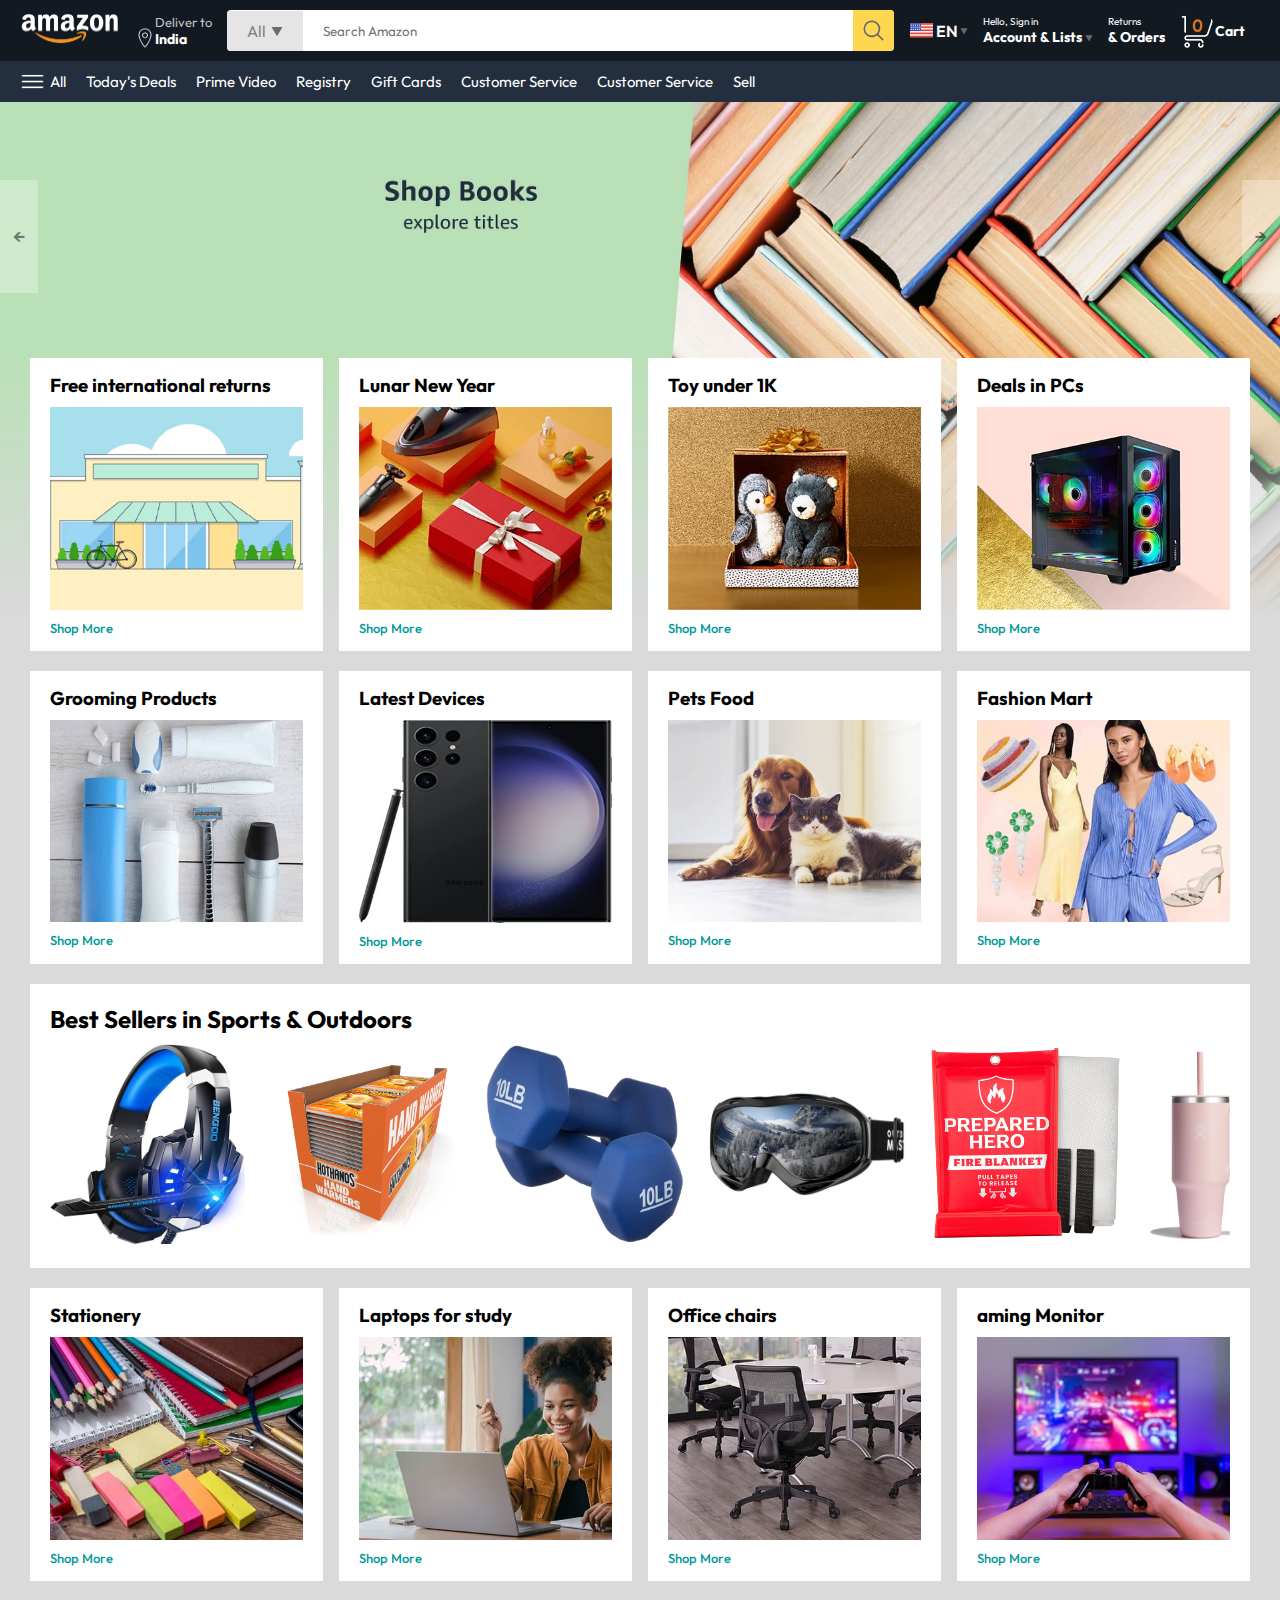
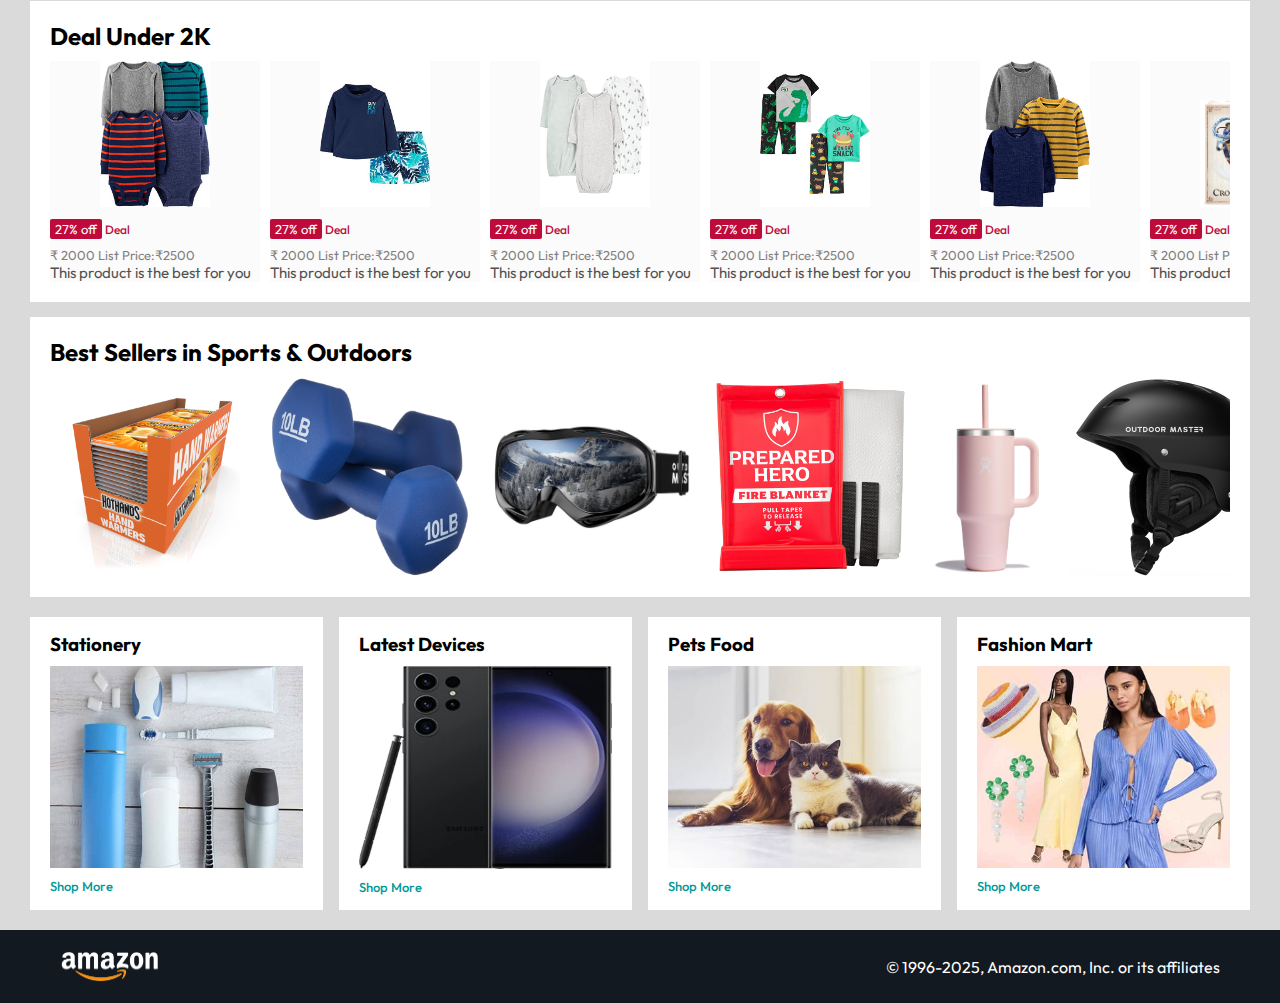
<file: index.html>
<!DOCTYPE html>
<html lang="en">
  <head>
    <meta charset="UTF-8" />
    <meta name="viewport" content="width=device-width, initial-scale=1.0" />
    <title>Amazon Clone by Jaigum</title>
    <link rel="stylesheet" href="style.css" />
  </head>
  <body>
    <nav>
      <a href="/Amazon-Clone/"> 
        <img src="./assets/amazon_logo.png" width="100" alt="" />
      </a>
      <div class="nav-country">
        <img src="./assets/location_icon.png" height="20" />
        <div>
          <p>Deliver to</p>
          <h1>India</h1>
        </div>
      </div>
      <div class="nav-search">
        <div class="nav-search-category">
          <p>All</p>
          <img src="./assets/dropdown_icon.png" alt="" height="12" />
        </div>
        <input
          type="text"
          class="nav-search-input"
          placeholder="Search Amazon"
        />
        <img src="./assets/search_icon.png" class="nav-search-icon" />
      </div>
      <div class="nav-language">
        <img src="./assets/us_flag.png" width="25px" />
        <p>EN</p>
        <img src="./assets/dropdown_icon.png" width="8px" />
      </div>
      <div class="nav-text">
        <a href="./signin.html">
          <p>Hello, Sign in</p>
          <h1>
            Account & Lists
            <img src="./assets/dropdown_icon.png" width="8px" alt="" />
          </h1>
        </a>
      </div>
      <div class="nav-text">
        <p>Returns</p>
        <h1>& Orders</h1>
      </div>
      <a href="./signin.html" class="mobile-user-icon" style="display: none;"><img src="./assets/user.png" alt=""></a>
      <a class="nav-cart" href="./cart.html">
        <img src="./assets/cart_icon.png" width="35px" alt="" />
        <h1>Cart</h1>
      </a>
    </nav>

    <div class="nav-bottom">
      <div>
        <img src="./assets/menu_icon.png" width="25px" alt="" />
        <p>All</p>
      </div>
      <p>Today's Deals</p>
      <p>Prime Video</p>
      <p>Registry</p>
      <p>Gift Cards</p>
      <p>Customer Service</p>
      <p>Customer Service</p>
      <p>Sell</p>
    </div>

    <div class="header-slider">
      <a href="#" class="control_prev">&larr;</a>
      <a href="#" class="control_next">&rarr;</a>
      <ul>
        <img src="./assets/header1.jpg" class="header-img" />
        <img src="./assets/header2.jpg" class="header-img" />
        <img src="./assets/header3.jpg" class="header-img" />
        <img src="./assets/header4.jpg" class="header-img" />
        <img src="./assets/header5.jpg" class="header-img" />
        <img src="./assets/header6.jpg" class="header-img" />
      </ul>
    </div>

    <div class="box-row header-box">
      <div class="box-col">
        <h3>Free international returns</h3>
        <img src="./assets/box1-1.jpg" alt="" />
        <a href="/">Shop More</a>
      </div>
      <div class="box-col">
        <h3>Lunar New Year</h3>
        <img src="./assets/box1-2.jpg" alt="" />
        <a href="/">Shop More</a>
      </div>
      <div class="box-col">
        <h3>Toy under 1K</h3>
        <img src="./assets/box1-3.jpg" alt="" />
        <a href="/">Shop More</a>
      </div>
      <div class="box-col">
        <h3>Deals in PCs</h3>
        <img src="./assets/box1-4.jpg" alt="" />
        <a href="/">Shop More</a>
      </div>
    </div>

    <div class="box-row">
      <div class="box-col">
        <h3>Grooming Products</h3>
        <img src="./assets/box2-1.jpg" alt="" />
        <a href="/">Shop More</a>
      </div>
      <div class="box-col">
        <h3>Latest Devices</h3>
        <img src="./assets/box2-2.jpg" alt="" />
        <a href="/">Shop More</a>
      </div>
      <div class="box-col">
        <h3>Pets Food</h3>
        <img src="./assets/box2-3.jpg" alt="" />
        <a href="/">Shop More</a>
      </div>
      <div class="box-col">
        <h3>Fashion Mart</h3>
        <img src="./assets/box2-4.jpg" alt="" />
        <a href="/">Shop More</a>
      </div>
    </div>

    <div class="product-slider">
      <h2>Best Sellers in Sports & Outdoors</h2>
      <div class="products">
        <a href="./product.html">
          <img src="./assets/product_img.jpg" alt="" />
        </a>
        <img src="./assets/product1-1.jpg" alt="" />
        <img src="./assets/product1-2.jpg" alt="" />
        <img src="./assets/product1-3.jpg" alt="" />
        <img src="./assets/product1-4.jpg" alt="" />
        <img src="./assets/product1-5.jpg" alt="" />
        <img src="./assets/product1-6.jpg" alt="" />
        <img src="./assets/product1-7.jpg" alt="" />
        <img src="./assets/product1-8.jpg" alt="" />
        <img src="./assets/product1-9.jpg" alt="" />
        <img src="./assets/product1-10.jpg" alt="" />
      </div>
    </div>

    <div class="box-row">
      <div class="box-col">
        <h3>Stationery</h3>
        <img src="./assets/box3-1.jpg" alt="" />
        <a href="/">Shop More</a>
      </div>
      <div class="box-col">
        <h3>Laptops for study</h3>
        <img src="./assets/box3-2.jpg" alt="" />
        <a href="/">Shop More</a>
      </div>
      <div class="box-col">
        <h3>Office chairs</h3>
        <img src="./assets/box3-3.jpg" alt="" />
        <a href="/">Shop More</a>
      </div>
      <div class="box-col">
        <h3>aming Monitor</h3>
        <img src="./assets/box3-4.jpg" alt="" />
        <a href="/">Shop More</a>
      </div>
    </div>

    <div class="product-slider-with-price">
      <h2>Deal Under 2K</h2>
      <div class="products">
        <div class="product-card">
          <div class="product-img-container">
            <img src="./assets/product2-1.jpg" alt="" />
          </div>
          <div class="product-offer">
            <p>27% off</p>
            <span>Deal</span>
          </div>
          <p class="product-price">
            &#8377; <span>2000</span> List Price:&#8377;2500
          </p>
          <h4>This product is the best for you</h4>
        </div>
        <div class="product-card">
          <div class="product-img-container">
            <img src="./assets/product2-2.jpg" alt="" />
          </div>
          <div class="product-offer">
            <p>27% off</p>
            <span>Deal</span>
          </div>
          <p class="product-price">
            &#8377; <span>2000</span> List Price:&#8377;2500
          </p>
          <h4>This product is the best for you</h4>
        </div>
        <div class="product-card">
          <div class="product-img-container">
            <img src="./assets/product2-3.jpg" alt="" />
          </div>
          <div class="product-offer">
            <p>27% off</p>
            <span>Deal</span>
          </div>
          <p class="product-price">
            &#8377; <span>2000</span> List Price:&#8377;2500
          </p>
          <h4>This product is the best for you</h4>
        </div>
        <div class="product-card">
          <div class="product-img-container">
            <img src="./assets/product2-4.jpg" alt="" />
          </div>
          <div class="product-offer">
            <p>27% off</p>
            <span>Deal</span>
          </div>
          <p class="product-price">
            &#8377; <span>2000</span> List Price:&#8377;2500
          </p>
          <h4>This product is the best for you</h4>
        </div>
        <div class="product-card">
          <div class="product-img-container">
            <img src="./assets/product2-5.jpg" alt="" />
          </div>
          <div class="product-offer">
            <p>27% off</p>
            <span>Deal</span>
          </div>
          <p class="product-price">
            &#8377; <span>2000</span> List Price:&#8377;2500
          </p>
          <h4>This product is the best for you</h4>
        </div>
        <div class="product-card">
          <div class="product-img-container">
            <img src="./assets/product2-6.jpg" alt="" />
          </div>
          <div class="product-offer">
            <p>27% off</p>
            <span>Deal</span>
          </div>
          <p class="product-price">
            &#8377; <span>2000</span> List Price:&#8377;2500
          </p>
          <h4>This product is the best for you</h4>
        </div>
        <div class="product-card">
          <div class="product-img-container">
            <img src="./assets/product2-7.jpg" alt="" />
          </div>
          <div class="product-offer">
            <p>27% off</p>
            <span>Deal</span>
          </div>
          <p class="product-price">
            &#8377; <span>2000</span> List Price:&#8377;2500
          </p>
          <h4>This product is the best for you</h4>
        </div>
        <div class="product-card">
          <div class="product-img-container">
            <img src="./assets/product2-8.jpg" alt="" />
          </div>
          <div class="product-offer">
            <p>27% off</p>
            <span>Deal</span>
          </div>
          <p class="product-price">
            &#8377; <span>2000</span> List Price:&#8377;2500
          </p>
          <h4>This product is the best for you</h4>
        </div>
        <div class="product-card">
          <div class="product-img-container">
            <img src="./assets/product2-9.jpg" alt="" />
          </div>
          <div class="product-offer">
            <p>27% off</p>
            <span>Deal</span>
          </div>
          <p class="product-price">
            &#8377; <span>2000</span> List Price:&#8377;2500
          </p>
          <h4>This product is the best for you</h4>
        </div>
        <div class="product-card">
          <div class="product-img-container">
            <img src="./assets/product2-10.jpg" alt="" />
          </div>
          <div class="product-offer">
            <p>27% off</p>
            <span>Deal</span>
          </div>
          <p class="product-price">
            &#8377; <span>2000</span> List Price:&#8377;2500
          </p>
          <h4>This product is the best for you</h4>
        </div>
        <div class="product-card">
          <div class="product-img-container">
            <img src="./assets/product2-11.jpg" alt="" />
          </div>
          <div class="product-offer">
            <p>27% off</p>
            <span>Deal</span>
          </div>
          <p class="product-price">
            &#8377; <span>2000</span> List Price:&#8377;2500
          </p>
          <h4>This product is the best for you</h4>
        </div>
      </div>
    </div>

    <div class="product-slider">
      <h2>Best Sellers in Sports & Outdoors</h2>
      <div class="products">
        <img src="./assets/product1-1.jpg" alt="" />
        <img src="./assets/product1-2.jpg" alt="" />
        <img src="./assets/product1-3.jpg" alt="" />
        <img src="./assets/product1-4.jpg" alt="" />
        <img src="./assets/product1-5.jpg" alt="" />
        <img src="./assets/product1-6.jpg" alt="" />
        <img src="./assets/product1-7.jpg" alt="" />
        <img src="./assets/product1-8.jpg" alt="" />
        <img src="./assets/product1-9.jpg" alt="" />
        <img src="./assets/product1-10.jpg" alt="" />
      </div>
    </div>

    <div class="box-row">
      <div class="box-col">
        <h3>Stationery</h3>
        <img src="./assets/box2-1.jpg" alt="" />
        <a href="/">Shop More</a>
      </div>
      <div class="box-col">
        <h3>Latest Devices</h3>
        <img src="./assets/box2-2.jpg" alt="" />
        <a href="/">Shop More</a>
      </div>
      <div class="box-col">
        <h3>Pets Food</h3>
        <img src="./assets/box2-3.jpg" alt="" />
        <a href="/">Shop More</a>
      </div>
      <div class="box-col">
        <h3>Fashion Mart</h3>
        <img src="./assets/box2-4.jpg" alt="" />
        <a href="/">Shop More</a>
      </div>
    </div>

    <footer>
      <!--footer -->
      <img src="./assets/amazon_logo.png" width="100" alt="" />
      <p>&copy; 1996-2025, Amazon.com, Inc. or its affiliates</p>
    </footer>

    <script src="script.js"></script>
  </body>
</html>
</file>
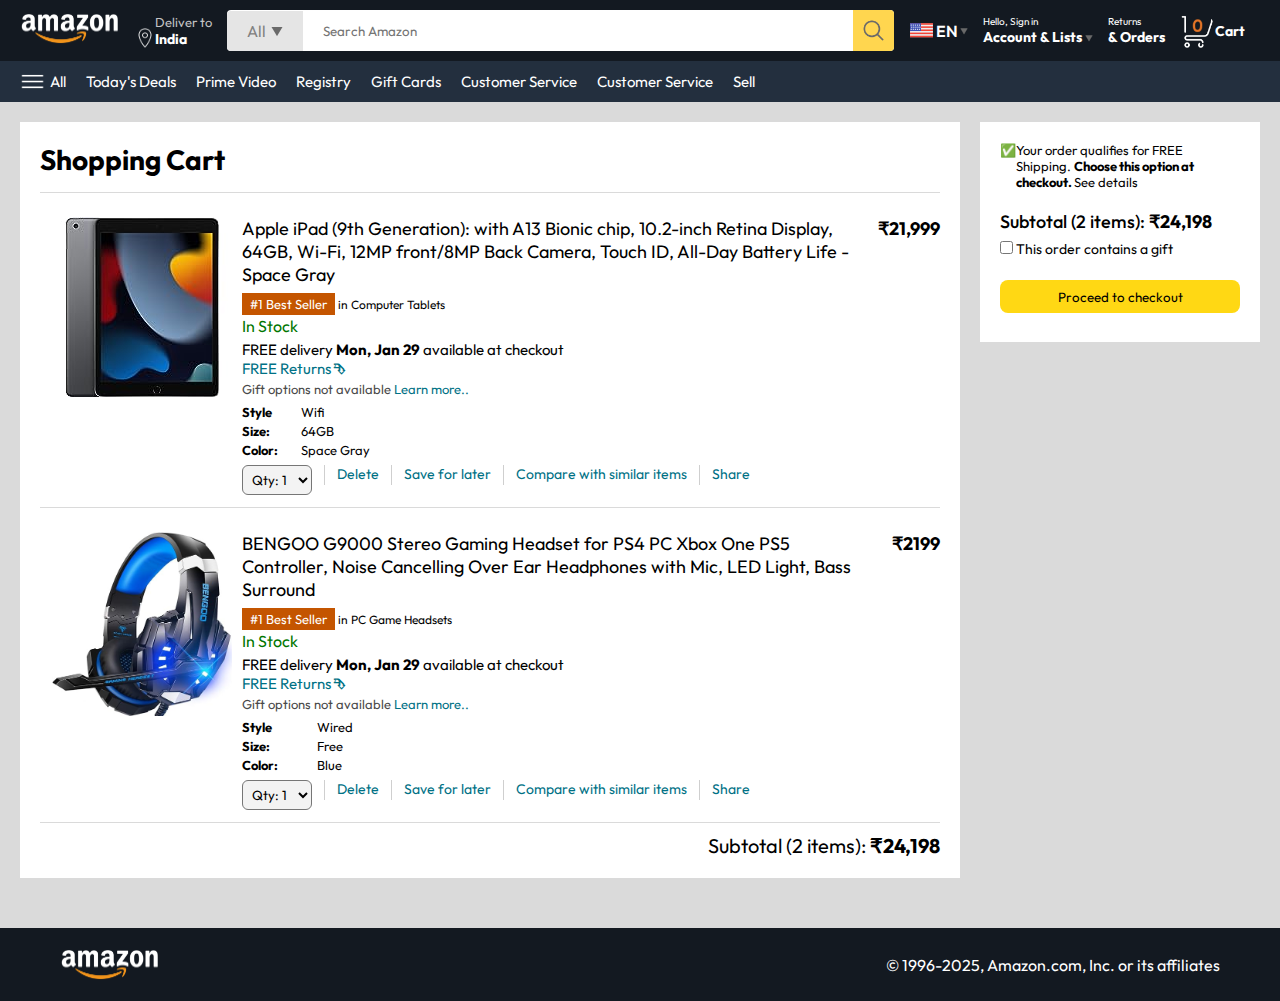
<file: cart.html>
<!DOCTYPE html>
<html lang="en">
  <head>
    <meta charset="UTF-8" />
    <meta name="viewport" content="width=device-width, initial-scale=1.0" />
    <title>Cart</title>
    <link rel="stylesheet" href="style.css" />
    <link rel="stylesheet" href="cart.css" />
  </head>
  <body>
    <nav>
      <a href="/Amazon-Colne/">
        <img src="./assets/amazon_logo.png" width="100" alt="" />
      </a>
      <div class="nav-country">
        <img src="./assets/location_icon.png" height="20" />
        <div>
          <p>Deliver to</p>
          <h1>India</h1>
        </div>
      </div>
      <div class="nav-search">
        <div class="nav-search-category">
          <p>All</p>
          <img src="./assets/dropdown_icon.png" alt="" height="12" />
        </div>
        <input
          type="text"
          class="nav-search-input"
          placeholder="Search Amazon"
        />
        <img src="./assets/search_icon.png" class="nav-search-icon" />
      </div>
      <div class="nav-language">
        <img src="./assets/us_flag.png" width="25px" />
        <p>EN</p>
        <img src="./assets/dropdown_icon.png" width="8px" />
      </div>
      <div class="nav-text">
        <a href="./signin.html">
          <p>Hello, Sign in</p>
          <h1>
            Account & Lists
            <img src="./assets/dropdown_icon.png" width="8px" alt="" />
          </h1>
        </a>
      </div>
      <div class="nav-text">
        <p>Returns</p>
        <h1>& Orders</h1>
      </div>
      <a href="./signin.html" class="mobile-user-icon" style="display: none"
        ><img src="./assets/user.png" alt=""
      /></a>
      <a class="nav-cart">
        <img src="./assets/cart_icon.png" width="35px" alt="" />
        <h1>Cart</h1>
      </a>
    </nav>

    <div class="nav-bottom">
      <div>
        <img src="./assets/menu_icon.png" width="25px" alt="" />
        <p>All</p>
      </div>
      <p>Today's Deals</p>
      <p>Prime Video</p>
      <p>Registry</p>
      <p>Gift Cards</p>
      <p>Customer Service</p>
      <p>Customer Service</p>
      <p>Sell</p>
    </div>

    <div class="cart">
      <div class="cart-left">
        <h1>Shopping Cart</h1>
        <hr />
        <div class="product-cart-list">
          <img src="./assets/ipad_img.jpg" alt="" width="180px" />
          <div>
            <div class="product-cart-titleprice">
              <p>
                Apple iPad (9th Generation): with A13 Bionic chip, 10.2-inch
                Retina Display, 64GB, Wi-Fi, 12MP front/8MP Back Camera, Touch
                ID, All-Day Battery Life - Space Gray
              </p>
              <p><b>&#8377;21,999</b></p>
            </div>
            <p class="product-cart-bestseller">
              <span>#1 Best Seller</span> in Computer Tablets
            </p>
            <p class="product-cart-stock">In Stock</p>
            <p class="product-cart-delivery">
              FREE delivery <b>Mon, Jan 29</b> available at checkout
            </p>
            <p class="product-cart-returns">FREE Returns <b>&#11191;</b></p>
            <p class="product-cart-giftoption">
              Gift options not available <span>Learn more..</span>
            </p>

            <div class="product-cart-spacs">
              <p><b>Style</b></p>
              <p>Wifi</p>
              <p><b>Size:</b></p>
              <p>64GB</p>
              <p><b>Color:</b></p>
              <p>Space Gray</p>
            </div>

            <div class="cart-list-action">
              <select>
                <option value="1">Qty: 1</option>
                <option value="2">Qty: 2</option>
                <option value="3">Qty: 3</option>
                <option value="4">Qty: 4</option>
                <option value="5">Qty: 5</option>
              </select>
              <hr />
              <p class="action-btn">Delete</p>
              <hr />
              <p class="action-btn">Save for later</p>
              <hr />
              <p class="action-btn">Compare with similar items</p>
              <hr />
              <p class="action-btn">Share</p>
            </div>
          </div>
        </div>
        <hr />

        <div class="product-cart-list">
          <img src="./assets/product_img.jpg" alt="" width="180px" />
          <div>
            <div class="product-cart-titleprice">
              <p>
                BENGOO G9000 Stereo Gaming Headset for PS4 PC Xbox One PS5
                Controller, Noise Cancelling Over Ear Headphones with Mic, LED
                Light, Bass Surround
              </p>
              <p><b>&#8377;2199</b></p>
            </div>
            <p class="product-cart-bestseller">
              <span>#1 Best Seller</span> in PC Game Headsets
            </p>
            <p class="product-cart-stock">In Stock</p>
            <p class="product-cart-delivery">
              FREE delivery <b>Mon, Jan 29</b> available at checkout
            </p>
            <p class="product-cart-returns">FREE Returns <b>&#11191;</b></p>
            <p class="product-cart-giftoption">
              Gift options not available <span>Learn more..</span>
            </p>

            <div class="product-cart-spacs">
              <p><b>Style</b></p>
              <p>Wired</p>
              <p><b>Size:</b></p>
              <p>Free</p>
              <p><b>Color:</b></p>
              <p>Blue</p>
            </div>

            <div class="cart-list-action">
              <select>
                <option value="1">Qty: 1</option>
                <option value="2">Qty: 2</option>
                <option value="3">Qty: 3</option>
                <option value="4">Qty: 4</option>
                <option value="5">Qty: 5</option>
              </select>
              <hr />
              <p class="action-btn">Delete</p>
              <hr />
              <p class="action-btn">Save for later</p>
              <hr />
              <p class="action-btn">Compare with similar items</p>
              <hr />
              <p class="action-btn">Share</p>
            </div>
          </div>
        </div>
        <hr />
        <div class="card-list-subtotal">
          Subtotal (2 items): <b>&#8377;24,198</b>
        </div>
      </div>
      <div class="cart-right">
        <div class="card-free-delivery">
          <p>&#x2705;</p>
          <p>
            Your order qualifies for FREE Shipping.
            <b>Choose this option at checkout. </b> See details
          </p>
        </div>
        <p class="cart-subtotal">Subtotal (2 items): <b>&#8377;24,198</b></p>
        <p class="cart-right-gift">
          <input type="checkbox" /> This order contains a gift
        </p>
        <button>Proceed to checkout</button>
      </div>
    </div>
    <footer class="footer-cart">
      <!--footer -->
      <img src="./assets/amazon_logo.png" width="100" alt="" />
      <p>&copy; 1996-2025, Amazon.com, Inc. or its affiliates</p>
    </footer>
  </body>
</html>
</file>
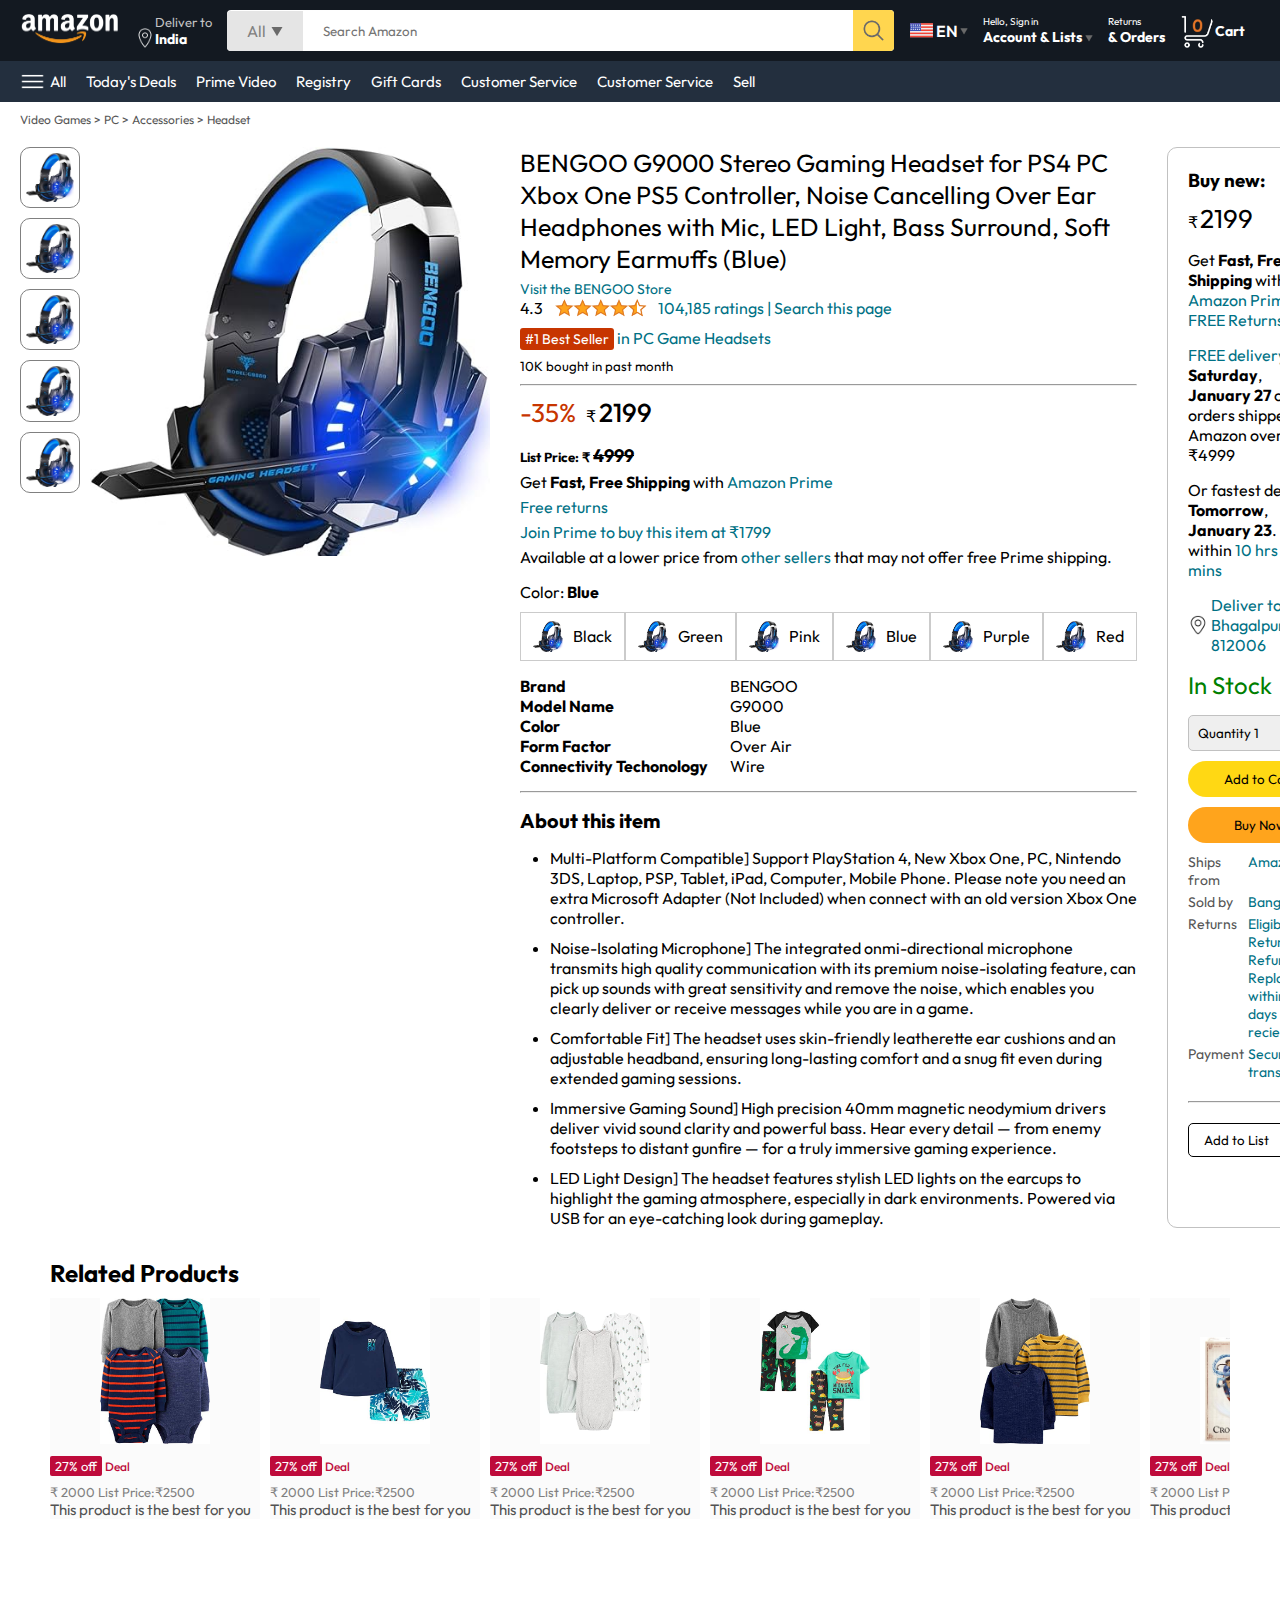
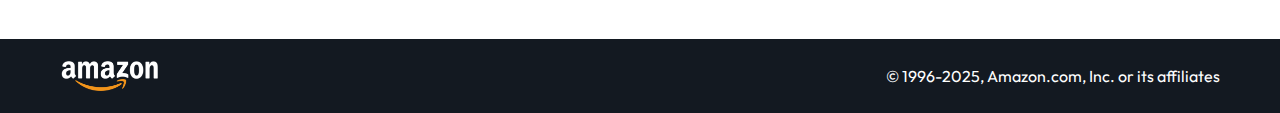
<file: product.html>
<!DOCTYPE html>
<html lang="en">
  <head>
    <meta charset="UTF-8" />
    <meta name="viewport" content="width=device-width, initial-scale=1.0" />
    <title>Product Details</title>
    <link rel="stylesheet" href="style.css" />
    <link rel="stylesheet" href="product.css" />
  </head>
  <body>
    <nav>
      <a href="/Amazon-Colne/">
        <img src="./assets/amazon_logo.png" width="100" alt="" />
      </a>
      <div class="nav-country">
        <img src="./assets/location_icon.png" height="20" />
        <div>
          <p>Deliver to</p>
          <h1>India</h1>
        </div>
      </div>
      <div class="nav-search">
        <div class="nav-search-category">
          <p>All</p>
          <img src="./assets/dropdown_icon.png" alt="" height="12" />
        </div>
        <input
          type="text"
          class="nav-search-input"
          placeholder="Search Amazon"
        />
        <img src="./assets/search_icon.png" class="nav-search-icon" />
      </div>
      <div class="nav-language">
        <img src="./assets/us_flag.png" width="25px" />
        <p>EN</p>
        <img src="./assets/dropdown_icon.png" width="8px" />
      </div>
      <div class="nav-text">
        <a href="./signin.html">
          <p>Hello, Sign in</p>
          <h1>
            Account & Lists
            <img src="./assets/dropdown_icon.png" width="8px" alt="" />
          </h1>
        </a>
      </div>
      <div class="nav-text">
        <p>Returns</p>
        <h1>& Orders</h1>
      </div>
      <a href="./signin.html" class="mobile-user-icon" style="display: none"
        ><img src="./assets/user.png" alt=""
      /></a>
      <a class="nav-cart" href="./cart.html">
        <img src="./assets/cart_icon.png" width="35px" alt="" />
        <h1>Cart</h1>
      </a>
    </nav>

    <div class="nav-bottom">
      <div>
        <img src="./assets/menu_icon.png" width="25px" alt="" />
        <p>All</p>
      </div>
      <p>Today's Deals</p>
      <p>Prime Video</p>
      <p>Registry</p>
      <p>Gift Cards</p>
      <p>Customer Service</p>
      <p>Customer Service</p>
      <p>Sell</p>
    </div>

    <p class="breadcrum">Video Games > PC > Accessories > Headset</p>

    <div class="product-display">
      <div class="product-d-image">
        <div class="product-icons">
          <img src="./assets/product_img.jpg" alt="" width="60" />
          <img src="./assets/product_img.jpg" alt="" width="60" />
          <img src="./assets/product_img.jpg" alt="" width="60" />
          <img src="./assets/product_img.jpg" alt="" width="60" />
          <img src="./assets/product_img.jpg" alt="" width="60" />
        </div>
        <div class="product-main-image">
          <img src="./assets/product_img.jpg" alt="" width="400" />
        </div>
      </div>
      <div class="product-d-details">
        <p class="product-title">
          BENGOO G9000 Stereo Gaming Headset for PS4 PC Xbox One PS5 Controller,
          Noise Cancelling Over Ear Headphones with Mic, LED Light, Bass
          Surround, Soft Memory Earmuffs (Blue)
        </p>
        <p class="brand-store">Visit the BENGOO Store</p>
        <div class="product-rating">
          <div>
            <div>
              4.3 <img src="./assets/rating_img.png" height="20px" alt="" />
            </div>
            <p>104,185 ratings | Search this page</p>
          </div>
          <p><span>#1 Best Seller</span> in PC Game Headsets</p>
          <h5>10K bought in past month</h5>
          <hr />
        </div>
        <div class="product-d-price">
          <div>
            <p>-35%</p>
            <h1>&#8377;<span>2199</span></h1>
          </div>
          <h5>List Price: &#8377;<span>4999</span></h5>
          <p>Get <b>Fast, Free Shipping</b> with <span>Amazon Prime</span></p>
          <p><span>Free returns</span></p>
          <p><span>Join Prime to buy this item at &#8377;1799</span></p>
          <p>
            Available at a lower price from <span>other sellers</span> that may
            not offer free Prime shipping.
          </p>
        </div>

        <div class="product-color-selection">
          <p>Color: <b>Blue</b></p>
          <div class="product-color-options">
            <div class="option">
              <img src="./assets/product_img.jpg" width="30px" alt="" />
              <p>Black</p>
            </div>
            <div class="option">
              <img src="./assets/product_img.jpg" width="30px" alt="" />
              <p>Green</p>
            </div>
            <div class="option">
              <img src="./assets/product_img.jpg" width="30px" alt="" />
              <p>Pink</p>
            </div>
            <div class="option">
              <img src="./assets/product_img.jpg" width="30px" alt="" />
              <p>Blue</p>
            </div>
            <div class="option">
              <img src="./assets/product_img.jpg" width="30px" alt="" />
              <p>Purple</p>
            </div>
            <div class="option">
              <img src="./assets/product_img.jpg" width="30px" alt="" />
              <p>Red</p>
            </div>
          </div>
        </div>
        <div class="product-info">
          <p><b>Brand</b></p>
          <p>BENGOO</p>
          <p><b>Model Name</b></p>
          <p>G9000</p>
          <p><b>Color</b></p>
          <p>Blue</p>
          <p><b>Form Factor</b></p>
          <p>Over Air</p>
          <p><b>Connectivity Techonology</b></p>
          <p>Wire</p>
        </div>
        <hr />
        <div class="product-description">
          <h1>About this item</h1>
          <ul>
            <li>
              Multi-Platform Compatible] Support PlayStation 4, New Xbox One,
              PC, Nintendo 3DS, Laptop, PSP, Tablet, iPad, Computer, Mobile
              Phone. Please note you need an extra Microsoft Adapter (Not
              Included) when connect with an old version Xbox One controller.
            </li>
            <li>
              Noise-Isolating Microphone] The integrated onmi-directional
              microphone transmits high quality communication with its premium
              noise-isolating feature, can pick up sounds with great sensitivity
              and remove the noise, which enables you clearly deliver or receive
              messages while you are in a game.
            </li>
            <li>
              Comfortable Fit] The headset uses skin-friendly leatherette ear
              cushions and an adjustable headband, ensuring long-lasting comfort
              and a snug fit even during extended gaming sessions.
            </li>
            <li>
              Immersive Gaming Sound] High precision 40mm magnetic neodymium
              drivers deliver vivid sound clarity and powerful bass. Hear every
              detail — from enemy footsteps to distant gunfire — for a truly
              immersive gaming experience.
            </li>
            <li>
              LED Light Design] The headset features stylish LED lights on the
              earcups to highlight the gaming atmosphere, especially in dark
              environments. Powered via USB for an eye-catching look during
              gameplay.
            </li>
          </ul>
        </div>
      </div>

      <div class="product-d-purchase">
        <div class="title">
          <h3>Buy new:</h3>
          <img src="./assets/circle_icon.png" width="20px" alt="" />
        </div>
        <h1 class="price">&#8377;<span>2199</span></h1>
        <div class="gap">
          <p>Get <b>Fast, Free Shipping</b> with <span> Amazon Prime</span></p>
          <p><span>FREE Returns</span></p>
        </div>
        <div class="gap">
          <p><span> FREE delivery</span> <b>Saturday</b>,</p>
          <p><b>January 27</b> on orders shipped by Amazon over &#8377;4999</p>
        </div>
        <div class="gap">
          <p>
            Or fastest delivery <b>Tomorrow</b>, <b>January 23</b>. Order within
            <span>10 hrs 56 mins</span>
          </p>
        </div>
        <div class="delivery-location">
          <img src="./assets/location_icon_dark.png" width="20px" alt="" />
          <p><span>Deliver to Bhagalpur 812006</span></p>
        </div>
        <h2 class="product-stock">In Stock</h2>
        <select class="product-quantity">
          <option value="1">Quantity 1</option>
          <option value="2">Quantity 2</option>
          <option value="3">Quantity 3</option>
        </select>
        <button class="btn">Add to Cart</button>
        <button class="btn product-buy">Buy Now</button>

        <div class="product-seller-info">
          <p>Ships from</p>
          <p><span>Amazon</span></p>
          <p>Sold by</p>
          <p><span>Bangoo Inc.</span></p>
          <p>Returns</p>
          <p>
            <span
              >Eligible for Return, Refund or Replacement within 30 days of
              reciept</span
            >
          </p>
          <p>Payment</p>
          <p><span>Secure transaction</span></p>
        </div>
        <hr />
        <button class="product-addList">Add to List</button>
      </div>
    </div>

    <div class="product-slider-with-price">
      <h2>Related Products</h2>
      <div class="products">
        <div class="product-card">
          <div class="product-img-container">
            <img src="./assets/product2-1.jpg" alt="" />
          </div>
          <div class="product-offer">
            <p>27% off</p>
            <span>Deal</span>
          </div>
          <p class="product-price">
            &#8377; <span>2000</span> List Price:&#8377;2500
          </p>
          <h4>This product is the best for you</h4>
        </div>
        <div class="product-card">
          <div class="product-img-container">
            <img src="./assets/product2-2.jpg" alt="" />
          </div>
          <div class="product-offer">
            <p>27% off</p>
            <span>Deal</span>
          </div>
          <p class="product-price">
            &#8377; <span>2000</span> List Price:&#8377;2500
          </p>
          <h4>This product is the best for you</h4>
        </div>
        <div class="product-card">
          <div class="product-img-container">
            <img src="./assets/product2-3.jpg" alt="" />
          </div>
          <div class="product-offer">
            <p>27% off</p>
            <span>Deal</span>
          </div>
          <p class="product-price">
            &#8377; <span>2000</span> List Price:&#8377;2500
          </p>
          <h4>This product is the best for you</h4>
        </div>
        <div class="product-card">
          <div class="product-img-container">
            <img src="./assets/product2-4.jpg" alt="" />
          </div>
          <div class="product-offer">
            <p>27% off</p>
            <span>Deal</span>
          </div>
          <p class="product-price">
            &#8377; <span>2000</span> List Price:&#8377;2500
          </p>
          <h4>This product is the best for you</h4>
        </div>
        <div class="product-card">
          <div class="product-img-container">
            <img src="./assets/product2-5.jpg" alt="" />
          </div>
          <div class="product-offer">
            <p>27% off</p>
            <span>Deal</span>
          </div>
          <p class="product-price">
            &#8377; <span>2000</span> List Price:&#8377;2500
          </p>
          <h4>This product is the best for you</h4>
        </div>
        <div class="product-card">
          <div class="product-img-container">
            <img src="./assets/product2-6.jpg" alt="" />
          </div>
          <div class="product-offer">
            <p>27% off</p>
            <span>Deal</span>
          </div>
          <p class="product-price">
            &#8377; <span>2000</span> List Price:&#8377;2500
          </p>
          <h4>This product is the best for you</h4>
        </div>
        <div class="product-card">
          <div class="product-img-container">
            <img src="./assets/product2-7.jpg" alt="" />
          </div>
          <div class="product-offer">
            <p>27% off</p>
            <span>Deal</span>
          </div>
          <p class="product-price">
            &#8377; <span>2000</span> List Price:&#8377;2500
          </p>
          <h4>This product is the best for you</h4>
        </div>
        <div class="product-card">
          <div class="product-img-container">
            <img src="./assets/product2-8.jpg" alt="" />
          </div>
          <div class="product-offer">
            <p>27% off</p>
            <span>Deal</span>
          </div>
          <p class="product-price">
            &#8377; <span>2000</span> List Price:&#8377;2500
          </p>
          <h4>This product is the best for you</h4>
        </div>
        <div class="product-card">
          <div class="product-img-container">
            <img src="./assets/product2-9.jpg" alt="" />
          </div>
          <div class="product-offer">
            <p>27% off</p>
            <span>Deal</span>
          </div>
          <p class="product-price">
            &#8377; <span>2000</span> List Price:&#8377;2500
          </p>
          <h4>This product is the best for you</h4>
        </div>
        <div class="product-card">
          <div class="product-img-container">
            <img src="./assets/product2-10.jpg" alt="" />
          </div>
          <div class="product-offer">
            <p>27% off</p>
            <span>Deal</span>
          </div>
          <p class="product-price">
            &#8377; <span>2000</span> List Price:&#8377;2500
          </p>
          <h4>This product is the best for you</h4>
        </div>
        <div class="product-card">
          <div class="product-img-container">
            <img src="./assets/product2-11.jpg" alt="" />
          </div>
          <div class="product-offer">
            <p>27% off</p>
            <span>Deal</span>
          </div>
          <p class="product-price">
            &#8377; <span>2000</span> List Price:&#8377;2500
          </p>
          <h4>This product is the best for you</h4>
        </div>
      </div>
    </div>
    <footer class="product-footer">
      <!--footer -->
      <img src="./assets/amazon_logo.png" width="100" alt="" />
      <p>&copy; 1996-2025, Amazon.com, Inc. or its affiliates</p>
    </footer>
    <script>
      const scrollContainer = document.querySelectorAll(".products");
      for (const item of scrollContainer) {
        item.addEventListener("wheel", (evt) => {
          evt.preventDefault();
          item.scrollLeft += evt.deltaY;
        });
      }
    </script>
  </body>
</html>
</file>
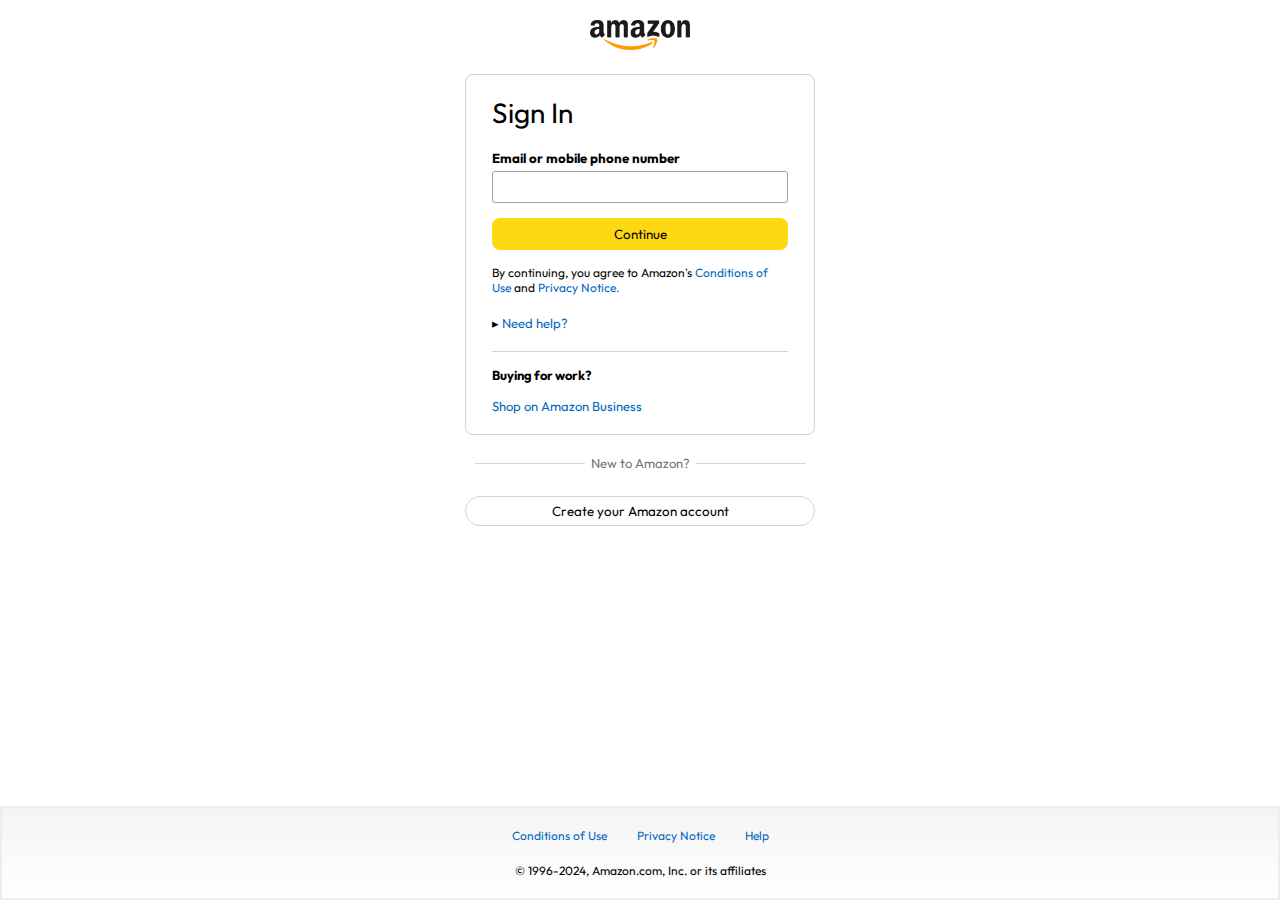
<file: signin.html>
<!DOCTYPE html>
<html lang="en">
  <head>
    <meta charset="UTF-8" />
    <meta name="viewport" content="width=device-width, initial-scale=1.0" />
    <title>Sign In</title>
    <link rel="stylesheet" href="signin.css" />
  </head>
  <body>
    <a href="./index.html"
      ><img
        class="logo"
        width="100px"
        src="./assets/amazon_logo_dark.png"
        alt=""
    /></a>
    <div class="signin-container">
      <h1 class="signin-title">Sign In</h1>
      <h5 class="input-label">Email or mobile phone number</h5>
      <input class="input" type="text" />
      <button>Continue</button>
      <p class="signin-condition">
        By continuing, you agree to Amazon's
        <span>Conditions of Use</span> and <span>Privacy Notice.</span>
      </p>
      <p class="signin-help">&#9656; <span>Need help?</span></p>
      <hr />
      <h4>Buying for work?</h4>
      <p class="signin-business"><span>Shop on Amazon Business</span></p>
    </div>
    <div class="signin-bottom">
      <hr />
      <p>New to Amazon?</p>
      <hr />
    </div>
    <a href="./signup.html"
      ><button class="signin-signup-btn">Create your Amazon account</button></a
    >
    <footer>
      <div class="footer-links">
        <a href="#">Conditions of Use</a>
        <a href="#">Privacy Notice</a>
        <a href="#">Help</a>
      </div>
      <p class="footer-copyright">
        © 1996-2024, Amazon.com, Inc. or its affiliates
      </p>
    </footer>
  </body>
</html>
</file>
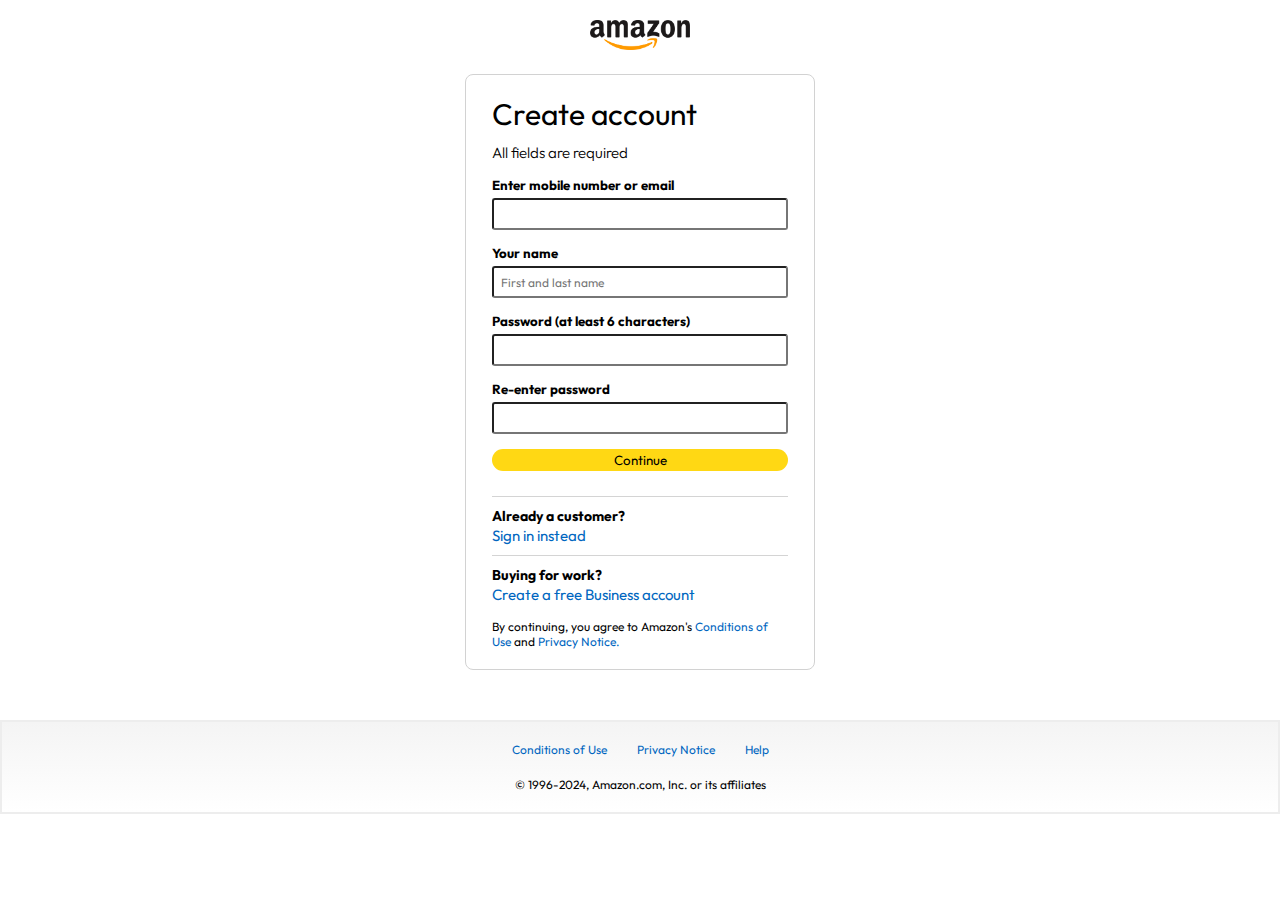
<file: signup.html>
<!DOCTYPE html>
<html lang="en">
  <head>
    <meta charset="UTF-8" />
    <meta name="viewport" content="width=device-width, initial-scale=1.0" />
    <title>Amazon Registration</title>
    <link rel="stylesheet" href="signup.css" />
  </head>
  <body>
    <a href="./index.html"
      ><img
        class="logo"
        width="100px"
        src="./assets/amazon_logo_dark.png"
        alt=""
    /></a>
    <div class="signup-container">
      <h1 class="signup-title">Create account</h1>
      <h6>All fields are required</h6>
      <h5 class="input-label">Enter mobile number or email</h5>
      <input class="input" type="text" />
      <h5 class="input-label">Your name</h5>
      <input type="text" class="input" placeholder="First and last name" />
      <h5 class="input-label">Password (at least 6 characters)</h5>
      <input class="input" type="password" />
      <h5 class="input-label">Re-enter password</h5>
      <input class="input" type="password" />
      <button class="submit-button">Continue</button>
      <hr />
      <p>Already a customer?</p>
      <a href="./signin.html">Sign in instead</a>
      <hr />
      <p>Buying for work?</p>
      <a href="">Create a free Business account</a>
      <p class="signin-condition">
        By continuing, you agree to Amazon's
        <span>Conditions of Use</span> and <span>Privacy Notice.</span>
      </p>
    </div>
    <footer>
        <div class="footer-links">
          <a href="#">Conditions of Use</a>
          <a href="#">Privacy Notice</a>
          <a href="#">Help</a>
        </div>
        <p class="footer-copyright">
          © 1996-2024, Amazon.com, Inc. or its affiliates
        </p>
      </footer>
  </body>
</html>
</file>
<file: style.css>
@import url("https://fonts.googleapis.com/css2?family=Outfit:wght@100..900&display=swap");

* {
  padding: 0;
  margin: 0;
  box-sizing: border-box;
  font-family: Outfit;
}
body {
  background: #dadada;
}
a {
  text-decoration: none;
  color: inherit;
}
nav {
  display: flex;
  align-items: center;
  justify-content: space-between;
  background: #131921;
  padding: 10px 20px;
  color: #fff;
}
.nav-country {
  display: flex;
  align-items: end;
  margin-inline-start: 15px;
  font-size: 13px;
  color: #c4c4c4;
}
.nav-country h1 {
  color: #fff;
  font-size: 14px;
}
.nav-search {
  flex: 1;
  display: flex;
  align-items: center;
  background-color: #fff;
  color: gray;
  max-inline-size: 1000px;
  border-radius: 4px;
  margin-inline-start: 15px;
}
.nav-search-category {
  display: flex;
  align-items: center;
  padding: 10px 20px;
  gap: 5px;
  background-color: #e5e5e5;
  border-radius: 4px 0 0 4px;
}
.nav-search-input {
  border: none;
  outline: none;
  padding-inline-start: 20px;
  inline-size: 100%;
}
.nav-search-icon {
  max-inline-size: 41px;
  padding: 8px;
  background-color: #ffd64f;
  border-radius: 0 4px 4px 0;
}
.nav-language {
  display: flex;
  align-items: center;
  gap: 2px;
  font-weight: 600;
  margin-inline-start: 15px;
}
.nav-text {
  margin-inline-start: 15px;
}
.nav-text p {
  font-size: 10px;
}
.nav-text h1 {
  font-size: 14px;
}
.nav-cart {
  display: flex;
  align-items: center;
  margin: 0px 15px;
}
.nav-cart h1 {
  font-size: 14px;
}

.nav-bottom {
  display: flex;
  align-items: center;
  gap: 20px;
  padding: 8px 20px;
  background-color: #232f3e;
  color: white;
  font-size: 15px;
}
.nav-bottom div {
  display: flex;
  align-items: center;
  gap: 5px;
}

.header-slider ul {
  display: flex;
  overflow-y: hidden;
}
.header-img {
  max-inline-size: 100%;
  mask-image: linear-gradient(to bottom, #000000 50%, transparent 100%);
}
.header-slider a {
  position: absolute;
  inset-block-start: 20%;
  z-index: 1;
  padding: 5vh 1vw;
  background-color: #ffffff4f;
  color: #0000007b;
  text-decoration: none;
  font-weight: 600;
  font-size: 18px;
  cursor: pointer;
}
.control_next {
  inset-inline-end: 0;
}

.box-row {
  display: flex;
  flex-wrap: wrap;
  row-gap: 20px;
  justify-content: space-between;
  margin: 20px 30px;
}
.box-col {
  display: flex;
  flex-direction: column;
  gap: 10px;
  padding: 15px 20px;
  background-color: #fff;
  max-inline-size: 24%;
  min-block-size: 200px;
  z-index: 1;
}
.box-col a {
  font-size: 13px;
  color: #009999;
  font-weight: 500;
}
.header-box {
  margin-block-start: -20vw;
}

.product-slider {
  background-color: #fff;
  margin: 0 30px;
  padding: 20px;
  margin-block-end: 15px;
}
.product-slider .products {
  display: flex;
  overflow-x: auto;
  gap: 20px;
  margin-block-start: 10px;
}
.product-slider .products img {
  max-inline-size: 200px;
  max-block-size: 200px;
}
.product-slider .products::-webkit-scrollbar {
  display: none;
}
.product-slider-with-price {
  background-color: #fff;
  margin: 0 30px;
  padding: 20px;
  margin-block-end: 15px;
}
.product-slider-with-price .products {
  display: flex;
  overflow-x: auto;
  gap: 10px;
  margin-block-start: 10px;
}
.product-slider-with-price .products::-webkit-scrollbar {
  display: none;
}
.product-card {
  display: flex;
  flex-direction: column;
  justify-content: end;
  min-inline-size: 210px;
  background-color: #fbfbfb;
}
.product-card img {
  inline-size: 110px;
  margin: 0 50px;
}
.product-offer p {
  background-color: #be0b3b;
  color: #fff;
  display: inline-block;
  padding: 2px 5px;
  border-radius: 2px;
  margin: 8px 0px;
  font-size: 13px;
}
.product-offer span {
  color: #be0b3b;
  font-weight: 500;
  font-size: 12px;
}
.product-price {
  color: gray;
  font-size: 13px;
}
.product-card h4 {
  color: #525252;
  font-size: 15px;
  font-weight: 400;
}
footer {
  display: flex;
  justify-content: space-between;
  align-items: center;
  color: #fff;
  background-color: #131921;
  padding: 20px 60px;
}

/* -------- media query ------- */
@media only screen and (max-width: 900px) {
  nav {
    flex-wrap: wrap;
  }
  .nav-search {
    order: 7;
    margin-block-start: 15px 0 5px;
    min-inline-size: 300px;
  }
  .box-col {
    max-inline-size: 48%;
  }
}

@media only screen and (max-width: 600px) {
  .nav-country {
    display: none;
  }
  .nav-language {
    display: none;
  }
  .nav-text {
    display: none;
  }
  .nav-bottom {
    font-size: 13px;
    gap: 10px;
    overflow-x: scroll;
  }
  .nav-bottom::-webkit-scrollbar {
    display: none;
  }
  .nav-bottom p {
    text-wrap: nowrap;
  }
  .mobile-user-icon {
    display: flex !important;
    flex: 1;
    justify-content: flex-end;
  }
  .mobile-user-icon img {
    inline-size: 25px;
  }
  .nav-cart h4 {
    display: none;
  }
  .nav-cart img {
    inline-size: 25px;
  }
  .header-slider {
    inset-block-start: 24%;
    padding: 2vh 1vw;
    font-size: 15px;
  }
  .box-col {
    max-inline-size: 100%;
    inline-size: 100%;
  }
  footer {
    justify-content: center;
    flex-direction: column;
    font-size: 14px;
  }
}
</file>
<file: cart.css>
.cart {
  display: flex;
  gap: 20px;
  margin: 20px;
}
.cart-left {
  background-color: white;
  padding: 20px;
}
.cart-left h1 {
  font-size: 28px;
  font-weight: 400px;
  margin-block-end: 15px;
}
.cart-left hr {
  border: none;
  block-size: 1px;
  background-color: #dadada;
}
.product-cart-list {
  display: flex;
  align-items: start;
  gap: 10px;
  padding: 24px 0 12px 12px;
}
.product-cart-titleprice {
  display: flex;
  gap: 20px;
  font-size: 18px;
}
.product-cart-bestseller {
  font-size: 12px;
  margin-block-start: 10px;
}
.product-cart-bestseller span {
  font-size: 13px;
  background-color: #c45500;
  color: #fff;
  padding: 3px 8px;
}
.product-cart-stock {
  font-size: 130x;
  color: #007600;
  margin: 4px 0;
}
.product-cart-delivery {
  font-size: 15px;
}
.product-cart-returns {
  font-size: 15px;
  color: #007185;
  font-weight: 400;
}
.product-cart-giftoption {
  color: #494949;
  font-size: 13px;
  margin: 3px 0;
}
.product-cart-giftoption span {
  color: #007185;
}
.product-cart-spacs {
  inline-size: 150px;
  display: grid;
  grid-template-columns: auto auto;
  row-gap: 3px;
  font-size: 13px;
  margin: 7px 0;
}
.cart-list-action {
  display: flex;
  gap: 12px;
  font-size: 14px;
  color: #007185;
}
.cart-list-action hr {
  block-size: 20px;
  inline-size: 1px;
  background-color: #cfcfcf;
}
.cart-list-action select {
  padding: 5px;
  border-radius: 6px;
  background-color: #f3f3f3;
}
.card-list-subtotal {
  text-align: end;
  font-size: 20px;
  margin-block-start: 10px;
}

.cart-right {
  background-color: white;
  padding: 20px;
  max-block-size: 220px;
  max-inline-size: 280px;
}
.card-free-delivery {
  display: flex;
  font-size: 13px;
}
.cart-subtotal {
  margin-block-start: 20px;
  font-size: 18px;
  font-weight: 500;
}
.cart-right-gift {
  margin: 7px 0;
  font-size: 14px;
}
.cart-right button {
  inline-size: 100%;
  block-size: 33px;
  margin: 15px 0;
  background-color: #ffd814;
  border: none;
  border-radius: 8px;
  cursor: pointer;
}
.cart-right button:hover {
  background-color: #ebc712;
}
.footer-cart {
  margin-block-start: 50px;
}

/* -------- media query ------- */
@media only screen and (max-width: 900px) {
  .cart {
    flex-wrap: wrap;
  }
}

@media only screen and (max-width: 600px) {
  .product-cart-list {
    padding: 24px 0;
  }
  .product-cart-list img {
    inline-size: 80px;
  }
  .product-cart-titleprice {
    flex-wrap: wrap;
    font-size: 14px;
  }
  .product-cart-delivery {
    font-size: 13px;
  }
  .cart-list-action .action-btn:nth-last-child(1) {
    display: none;
  }
  .cart-list-action hr:nth-last-child(2) {
    display: none;
  }
  .cart-list-action .action-btn:nth-last-child(3) {
    display: none;
  }
  .cart-list-action hr:nth-last-child(4) {
    display: none;
  }
  .cart-right{
    min-inline-size: 100%;
  }
}
</file>
<file: product.css>
body{
    background-color: #fff;
}
.breadcrum{
    padding: 10px 20px;
    font-size: 12px;
    color: #565656;
} 
.product-display{
    min-block-size: 100%;
    padding: 10px 20px;
    display: flex;
}
.product-d-image{
    display: flex;
    gap: 10px;
}
.product-icons{
    display: flex;
    flex-direction: column;
    gap: 10px;
}
.product-icons img{
    border: 1px solid gray;
    border-radius: 10px;
    padding: 5px;
}
.product-d-details{
    margin: 0 30px;
}
.product-title{
    font-size: 25px;
}
.brand-store{
    margin-block-start: 5px;
    color: #007185;
    font-size: 14px;
}
.product-rating{
    display: flex;
    flex-direction: column;
    gap: 10px;
}
.product-rating div{
    display: flex;
    align-items: center;
    gap: 10px;
}
.product-rating p{
    color: #007185;
}
.product-rating p span{
    color: #fff;
    background-color: #c73500;
    padding: 2px 5px;
    border-radius: 3px;
    font-size: 14px;
}
.product-rating h5{
    font-weight: 400;
}
.product-d-price{
    display: flex;
    flex-direction: column;
    gap: 5px;
}
.product-d-price div{
    display: flex;
    align-items: center;
    gap: 10px;
    margin: 10px 0;;

}
.product-d-price div p{
    font-size: 26px;
    color: #c73500;
}
.product-d-price div h1{
    font-size: 16px;
    font-weight: 500;
}
.product-d-price div h1 span{
    font-size: 26px;
    padding: 3px;
}
.product-d-price div h5{
    font-size: 16px;
    color: #565656;
    font-weight: 400;
}
.product-d-price h5 span{
    font-size: 18px;
    text-decoration: line-through;
    padding: 3px;
}
.product-d-price p span{
    color: #007185;
}
.product-color-selection{
    margin: 15px 0;
}
.product-color-options{
    display: flex;
    justify-content: space-between;
    margin-block-start: 10px;
}
.option{
    display: flex;
    align-items: center;
    padding: 8px 12px;
    border: 1px solid #cbcbcb;
    gap: 10px;
}
.product-info{
    display: grid;
    grid-template-columns: auto auto; 
    max-inline-size:300px;
    margin-block-end: 15px; 
}
.product-description h1{
    font-size: 20px;
    margin: 15px 0;
}
.product-description ul{
    display: flex;
    flex-direction:column;
    gap: 10px;
    margin-inline-start: 30px;
}
.product-d-purchase{
    inline-size: 100%;
    max-inline-size: 280px;
    border: 1px solid #c1c1c1;
    border-radius: 10px;
    padding: 20px;
}
.product-d-purchase .title{
    display: flex;
    justify-content: space-between;
    align-items: center;
}
.product-d-purchase .price{
    font-size: 16px;
    font-weight:400 ;
    margin: 10px 0;
}
.product-d-purchase .price span{
    font-size: 26px;
    padding: 2px;
}
.product-d-purchase .gap{
    margin: 15px 0;
}
.product-d-purchase p span{
    color: #007185;
}
.delivery-location{
    display: flex;
    align-items: center;
    gap: 3px;
}
.product-stock{
    margin: 15px 0;
    color: green;
    font-weight: 400;  
}
.product-quantity{
    padding: 8px 5px;
    outline: none;
    inline-size: 100%;
    border-radius: 5px;
    background-color: #efefef;
    border-color: #c1c1c1
}

.product-d-purchase .btn{
    outline: none;
    border: none;
    background-color: #ffd814;
    inline-size: 100%;
    padding: 10px 0;
    margin-block-start: 10px;
    border-radius: 50px;
}
.product-d-purchase .product-buy{
    background-color: #ffa41c;
}
.product-seller-info{
    margin-block-start: 10px;
    display: grid;
    grid-template-columns: auto auto;
    gap: 4px;
    font-size: 14px;
    color: #565656;
}
.product-seller-info span{
    color: #007185;
}
.product-d-purchase hr{
    margin: 20px 0;
}
.product-addList{
    inline-size: 100%;
    padding: 8px 15px;
    border-radius: 5px;
    border: 1px solid #000;
    text-align: start;
    background-color: white;
    cursor: pointer;
}
.product-footer{
    margin-block-start:100px;
}

/* -------- media query ------- */
@media only screen and (max-width: 900px) {
    .product-display{
        flex-wrap: wrap;
    }
}
@media only screen and (max-width: 600px){
    .product-icons{
        display: none;
    }
    .product-main-image{
        inline-size: 100%;
        padding: 20px;
    }
    .option{
        padding: 6px 8px;
    }
    .option p{
        display: none;
    }
    .product-d-purchase{
        max-inline-size: 90%;
        margin: 20px auto 10px;
    }
}
</file>
<file: signin.css>
@import url("https://fonts.googleapis.com/css2?family=Outfit:wght@100..900&display=swap");

* {
  padding: 0;
  margin: 0;
  box-sizing: border-box;
  font-family: Outfit;
}
body {
  background: #fff;
  text-align: center;
  font-family: outfit;
  min-block-size: 100vh;
}
.logo {
  margin-block-start: 20px;
}
.signin-container {
  max-inline-size: 350px;
  border: 1px solid #d2d2d2;
  margin: auto;
  margin-block-start: 20px;
  padding: 20px 26px;
  border-radius: 8px;
  text-align: start;
}
.signin-title {
  font-size: 28px;
  font-weight: 400;
}
.input-label {
  margin-block-start: 20px;
}
.signin-container .input {
  inline-size: 100%;
  block-size: 32px;
  margin-block-start: 5px;
  padding: 3px 7px;
  border: 1px solid #a0a0a0;
  border-radius: 3px;
  font-size: 12px;
}
.signin-container .input:focus {
  outline: 3px solid #c2f2ff;
}
.signin-container button {
  inline-size: 100%;
  block-size: 32px;
  margin: 15px 0;
  background-color: #ffd814;
  border: none;
  border-radius: 8px;
  cursor: pointer;
}
.signin-container button:hover {
  background-color: #ebc712;
}
.signin-condition {
  font-size: 12px;
}
.signin-container p span {
  color: #0066c0;
}
.signin-help {
  font-size: 13px;
  margin: 20px 0;
}
.signin-container hr {
  border: none;
  block-size: 1px;
  background-color: #d4d4d4;
}
.signin-container h4 {
  margin: 15px 0;
  font-size: 13px;
}
.signin-business {
  font-size: 13px;
}
.signin-bottom {
  max-inline-size: 350px;
  font-size: 13px;
  color: #737373;
  margin: 20px auto;
  display: flex;
  align-items: center;
  justify-content: center;
  gap: 6px;
}
.signin-bottom hr {
  border: none;
  block-size: 1px;
  background-color: #d4d4d4;
  inline-size: 110px;
}
.signin-signup-btn {
  max-inline-size: 350px;
  inline-size: 100%;

  background-color: #fff;
  border: 1px solid #d2d2d2;
  border-radius: 15px;
  margin-block-start: 5px;
  block-size: 30px;
}
.signin-signup-btn:hover {
  border: 3px solid #0066c0;
}
footer{
  inline-size: 100%;
  block-size: auto;
  max-block-size: 200px;
  margin-block-start: 20px;
  padding: 20px 0;
  position: fixed;
  inset-block-end: 0;
  background: linear-gradient(to bottom, #f4f4f4, #fff);
  border: 2px solid #ededed;
  font-size: 12px;
}
footer .footer-links{
    display: flex;
    justify-content: center;
    gap: 30px;
    margin-block-end: 20px;
}
footer .footer-links a{
    text-decoration: none;
    color: #0066c0;
}
</file>
<file: signup.css>
@import url("https://fonts.googleapis.com/css2?family=Outfit:wght@100..900&display=swap");

* {
  padding: 0;
  margin: 0;
  box-sizing: border-box;
  font-family: Outfit;
}
body {
  background: #fff;
  text-align: center;
  font-family: outfit;
  min-block-size: 100vh;
}
.logo {
  margin-block-start: 20px;
}
.signup-container {
  max-inline-size: 350px;
  border: 1px solid #d2d2d2;
  margin: auto;
  margin-block-start: 20px;
  padding: 20px 26px;
  border-radius: 8px;
  text-align: start;
  margin-block-end: 50px;
}
.signup-title {
  font-size: 30px;
  font-weight: 400;
}
.input-label {
  margin-block-start: 15px;
  font-weight: 700;
}
.signup-container h6 {
  margin-block-start: 10px;
  font-size: 15px;
  font-weight: 300;
}
.signup-container input {
  inline-size: 100%;
  border-radius: 3px;
  block-size: 32px;
  margin-block-start: 5px;
  padding: 3px 7px;
  font-size: 12px;
}
.signup-container .submit-button {
  margin: 15px 0;
  inline-size: 100%;
  padding: 3px 7px;
  border: none;
  border-radius: 15px;
  background-color: #ffd814;
}
.submit-button:hover {
  background-color: #ebc712;
  
}
hr {
  border: none;
  block-size: 1px;
  background-color: #d4d4d4;
  margin: 10px 0;
}
.signup-container a {
  text-decoration: none;
  color: #0066c0;
  font-weight: 400;
  font-size: 15px;
}
.signup-container .signin-condition {
  margin-block-start: 15px;
  font-size: 12px;
}
.signup-container p {
  font-weight: 700;
  font-size: 14px;
}
.signup-container .signin-condition {
  font-weight: 400;
}
.signup-container p span {
  color: #0066c0;
}
footer {
  inline-size: 100%;
  padding: 20px 0;
  background: linear-gradient(to bottom, #f4f4f4, #fff);
  border: 2px solid #ededed;
  font-size: 12px;
  margin-block-start: 40px;
}

footer .footer-links {
  display: flex;
  justify-content: center;
  gap: 30px;
  margin-block-end: 20px;
}
footer .footer-links a {
  text-decoration: none;
  color: #0066c0;
}
</file>
